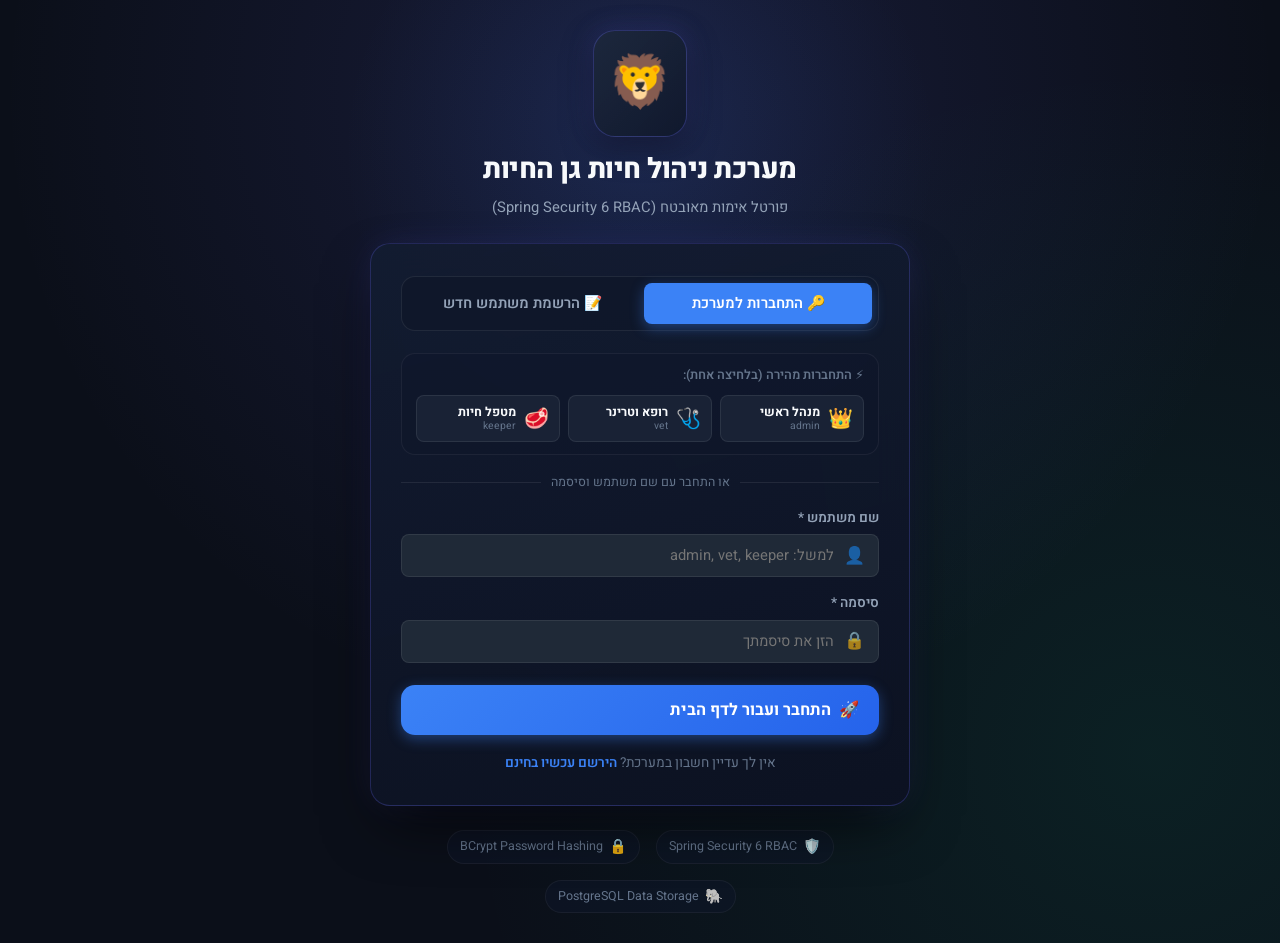
<file: src/main/resources/static/index.html>
<!DOCTYPE html>
<html lang="he" dir="rtl">
<head>
    <meta charset="UTF-8">
    <meta name="viewport" content="width=device-width, initial-scale=1.0">
    <title>מערכת ניהול חיות גן החיות | Zoo Management</title>
    <link rel="preconnect" href="https://fonts.googleapis.com">
    <link rel="preconnect" href="https://fonts.gstatic.com" crossorigin>
    <link href="https://fonts.googleapis.com/css2?family=Heebo:wght@300;400;500;600;700;800;900&display=swap" rel="stylesheet">
    <link rel="stylesheet" href="styles.css">
    <script>
        // Auth Guard: אם המשתמש אינו מחובר, ניתוב מיידי לדף ההתחברות וההרשמה הנפרד
        (function() {
            var saved = localStorage.getItem('zoo_auth');
            if (!saved) {
                window.location.replace('login.html');
            }
        })();
    </script>
</head>
<body>
    <div class="container">
        <!-- RBAC Role Selector Bar -->
        <section class="role-selector-bar" id="roleSelectorBar">
            <div class="role-selector-title">
                <span class="role-selector-icon">🛡️</span>
                <div>
                    <strong style="color:var(--text-primary); font-size:0.95rem;">בקרת הרשאות ותפקידים (Spring Security 6 RBAC)</strong>
                    <div style="font-size:0.8rem; color:var(--text-muted);">החלף תפקיד לבדיקת הרשאות בזמן אמת</div>
                </div>
            </div>
            <div class="role-buttons">
                <button type="button" class="btn-role" data-role="guest" id="role-guest" title="אורח - צפייה בנתונים בלבד">
                    <span class="role-icon">👤</span> אורח (Guest)
                </button>
                <button type="button" class="btn-role" data-role="keeper" id="role-keeper" title="מטפל - מורשה להאכיל ולהעביר כלובים">
                    <span class="role-icon">🥩</span> מטפל (Keeper)
                </button>
                <button type="button" class="btn-role" data-role="vet" id="role-vet" title="וטרינר - מורשה לבדיקות רפואיות ובידוד">
                    <span class="role-icon">🩺</span> וטרינר (Vet)
                </button>
                <button type="button" class="btn-role active" data-role="admin" id="role-admin" title="מנהל - הרשאות מלאות להוספה, עריכה ומחיקה">
                    <span class="role-icon">👑</span> מנהל (Admin)
                </button>
            </div>
            <div class="current-role-badge" id="currentRoleBadge">
                <span class="badge-status-dot"></span>
                <span id="currentRoleLabel">מחובר כ-מנהל (ROLE_ADMIN)</span>
            </div>
        </section>

        <!-- Header -->
        <header class="app-header">
            <div class="brand">
                <span class="brand-icon">🦁</span>
                <div class="brand-title">
                    <h1>מערכת ניהול חיות גן החיות</h1>
                    <p>מעקב בריאותי, תזונתי, זיהוי אלקטרוני ושימור מינים בסכנת הכחדה</p>
                </div>
            </div>
            <div class="header-actions">
                <div class="auth-header-controls" id="authUserControls">
                    <div class="user-greeting-badge" id="userGreetingBadge">
                        <span class="user-greeting-avatar" id="userGreetingAvatar">👑</span>
                        <div class="user-greeting-info">
                            <span class="user-greeting-name" id="userGreetingName">משתמש מחובר</span>
                            <span class="user-greeting-role" id="userGreetingRole">טוען...</span>
                        </div>
                    </div>
                    <button class="btn btn-rose btn-sm" id="btnLogout" title="התנתק מהמערכת">
                        <span>🚪</span> התנתק
                    </button>
                </div>
                <button type="button" class="btn-alert-bell" id="btnAlertsBell" title="מרכז התראות בזמן אמת">
                    <span>🔔</span> התראות
                    <span class="alert-bell-count" id="alertsBadgeCount" style="display:none;">0</span>
                </button>
                <button type="button" class="btn btn-secondary" id="btnExportCsv" title="ייצוא נתוני חיות לקובץ CSV">
                    <span>📊</span> ייצוא CSV
                </button>
                <button type="button" class="btn btn-secondary" id="btnPrintReport" title="הדפסה או ייצוא דוח PDF מעוצב">
                    <span>🖨️</span> דוח PDF
                </button>
                <button class="btn btn-secondary" id="btnRefresh">
                    <span>🔄</span> רענון
                </button>
                <button class="btn btn-primary" id="btnAddAnimal">
                    <span>➕</span> הוספת חיה חדשה
                </button>
            </div>
        </header>

        <!-- Main Navigation Bar -->
        <nav class="main-nav-bar" id="mainNavBar">
            <button type="button" class="nav-tab-btn active" data-view="animals" id="tabNavAnimals">
                <span>🐾</span> חיות הגן (מעקב וניהול)
            </button>
            <button type="button" class="nav-tab-btn" data-view="cages" id="tabNavCages">
                <span>🏡</span> מתחמים וכלובים
            </button>
            <button type="button" class="nav-tab-btn" data-view="tasks" id="tabNavTasks">
                <span>📋</span> משימות וסידור עבודה
                <span class="nav-sub-badge" id="navTasksBadge" style="display:none;">0</span>
            </button>
            <button type="button" class="nav-tab-btn" data-view="inventory" id="tabNavInventory">
                <span>📦</span> ניהול מלאי ומזון
                <span class="nav-sub-badge" id="navInventoryBadge" style="display:none;">0</span>
            </button>
            <button type="button" class="nav-tab-btn" data-view="analytics" id="tabNavAnalytics">
                <span>📊</span> דוחות ואנליטיקה
            </button>
        </nav>

        <!-- ================= VIEW 1: ANIMALS ================= -->
        <div id="viewAnimals" class="app-view active">
            <!-- Stats Section -->
            <section class="stats-grid">
                <div class="stat-card blue">
                    <div class="stat-header">
                        <span class="stat-title">סך הכל חיות בגן</span>
                        <span class="stat-icon">🐾</span>
                    </div>
                    <div class="stat-value" id="statTotalAnimals">-</div>
                    <div class="stat-desc">חברים מכל המינים והמשפחות</div>
                </div>

                <div class="stat-card rose">
                    <div class="stat-header">
                        <span class="stat-title">בסכנת הכחדה</span>
                        <span class="stat-icon">🚨</span>
                    </div>
                    <div class="stat-value" id="statEndangered">-</div>
                    <div class="stat-desc">מינים תחת תוכנית שימור קפדנית</div>
                </div>

                <div class="stat-card amber">
                    <div class="stat-header">
                        <span class="stat-title">זקוקות להאכלה</span>
                        <span class="stat-icon">🥩</span>
                    </div>
                    <div class="stat-value" id="statHungry">-</div>
                    <div class="stat-desc">לא הואכלו מעל 8 שעות</div>
                </div>

                <div class="stat-card purple">
                    <div class="stat-header">
                        <span class="stat-title">מעקב רפואי / בידוד</span>
                        <span class="stat-icon">🩺</span>
                    </div>
                    <div class="stat-value" id="statMedicalAttention">-</div>
                    <div class="stat-desc">בהשגחה, טיפול או בידוד מונע</div>
                </div>

                <div class="stat-card emerald">
                    <div class="stat-header">
                        <span class="stat-title">משקל ממוצע</span>
                        <span class="stat-icon">⚖️</span>
                    </div>
                    <div class="stat-value" id="statAvgWeight">-</div>
                    <div class="stat-desc">גיל ממוצע: <strong id="statAvgAge" style="color:var(--text-primary)">-</strong></div>
                </div>
            </section>

            <!-- Toolbar: Search & Filters -->
            <section class="toolbar">
                <div class="search-row">
                    <div class="search-input-wrap">
                        <span class="search-icon">🔍</span>
                        <input type="text" id="searchInput" class="search-input" placeholder="חיפוש חיה לפי שם, תת-מין, שבב אלקטרוני, ארץ מוצא...">
                    </div>

                    <select id="healthFilter" class="select-filter">
                        <option value="">כל המצבים הבריאותיים</option>
                    </select>

                    <select id="dietFilter" class="select-filter">
                        <option value="">כל סוגי התזונה</option>
                    </select>

                    <select id="cageFilter" class="select-filter">
                        <option value="">כל הכלובים</option>
                    </select>

                    <label class="filter-toggle-wrap">
                        <input type="checkbox" id="endangeredToggle">
                        <span>⚡ רק בסכנת הכחדה</span>
                    </label>
                </div>

                <!-- Species Pills -->
                <div class="species-tabs" id="speciesTabs">
                    <!-- Dynamically generated species buttons -->
                </div>
            </section>

            <!-- Animals Grid -->
            <main class="animals-grid" id="animalsGrid">
                <!-- Dynamically populated animal cards -->
            </main>
        </div>

        <!-- ================= VIEW 2: CAGES ================= -->
        <div id="viewCages" class="app-view" style="display:none;">
            <div class="view-header">
                <div class="view-header-title">
                    <h2>🏡 מתחמים וכלובי הגן</h2>
                    <p>מעקב תפוסה, בקרת אקלים (טמפרטורה ולחות), שיוך חיות ואזורי מחיה</p>
                </div>
                <button type="button" class="btn btn-primary" id="btnOpenAddCage">
                    <span>➕</span> הוספת מתחם / כלוב חדש
                </button>
            </div>
            <div class="cages-grid" id="cagesListGrid">
                <!-- Populated dynamically -->
            </div>
        </div>

        <!-- ================= VIEW 3: TASKS ================= -->
        <div id="viewTasks" class="app-view" style="display:none;">
            <div class="view-header">
                <div class="view-header-title">
                    <h2>📋 משימות יומיות וסידור עבודה</h2>
                    <p>הקצאה ומעקב ביצוע משימות האכלה, בדיקות רפואיות ותחזוקת מתחמים</p>
                </div>
                <button type="button" class="btn btn-emerald" id="btnOpenAddTask">
                    <span>➕</span> משימה חדשה לצוות
                </button>
            </div>

            <!-- Task Status Filters -->
            <div class="tasks-filter-bar">
                <button type="button" class="task-filter-btn active" data-task-filter="ALL" onclick="filterTasks('ALL')">הכל</button>
                <button type="button" class="task-filter-btn" data-task-filter="PENDING" onclick="filterTasks('PENDING')">ממתינות (Pending)</button>
                <button type="button" class="task-filter-btn" data-task-filter="IN_PROGRESS" onclick="filterTasks('IN_PROGRESS')">בביצוע (In Progress)</button>
                <button type="button" class="task-filter-btn" data-task-filter="COMPLETED" onclick="filterTasks('COMPLETED')">הושלמו (Completed)</button>
            </div>

            <div class="tasks-grid" id="tasksListGrid">
                <!-- Populated dynamically -->
            </div>
        </div>

        <!-- ================= VIEW 4: ANALYTICS ================= -->
        <div id="viewAnalytics" class="app-view" style="display:none;">
            <div class="view-header">
                <div class="view-header-title">
                    <h2>📊 דוחות, התפלגויות ואנליטיקה</h2>
                    <p>תובנות בזמן אמת על בריאות, תזונה, שימור מינים ותפוסת מתחמים בגן החיות</p>
                </div>
                <div style="display:flex; gap:10px;">
                    <button type="button" class="btn btn-secondary" onclick="window.print()">
                        <span>🖨️</span> הדפס דוח
                    </button>
                    <button type="button" class="btn btn-primary" onclick="loadAnalytics()">
                        <span>🔄</span> רענון נתונים
                    </button>
                </div>
            </div>

            <div class="analytics-grid" id="analyticsGrid">
                <!-- Populated dynamically -->
            </div>
        </div>

        <!-- ================= VIEW 5: INVENTORY ================= -->
        <div id="viewInventory" class="app-view" style="display:none;">
            <div class="view-header">
                <div class="view-header-title">
                    <h2>📦 ניהול מלאי מזון ואספקה</h2>
                    <p>מעקב כמויות בזמן אמת, התראות חוסר ומלאי נמוך, חידוש אספקה ועריכת פריטים</p>
                </div>
                <div style="display:flex; gap:12px; align-items:center;">
                    <button type="button" class="btn btn-secondary" onclick="loadInventory()">
                        <span>🔄</span> רענון מלאי
                    </button>
                    <button type="button" class="btn btn-primary" id="btnOpenAddInventory" style="display:none;">
                        <span>➕</span> הוספת פריט מלאי חדש
                    </button>
                </div>
            </div>

            <!-- Inventory Stats Grid -->
            <section class="stats-grid inventory-stats-grid">
                <div class="stat-card blue">
                    <div class="stat-header">
                        <span class="stat-title">סך הכל פריטי מלאי</span>
                        <span class="stat-icon">📦</span>
                    </div>
                    <div class="stat-value" id="statInventoryTotal">-</div>
                    <div class="stat-desc">פריטי מזון וציוד מנוהלים</div>
                </div>

                <div class="stat-card rose">
                    <div class="stat-header">
                        <span class="stat-title">התראות מלאי נמוך</span>
                        <span class="stat-icon">🚨</span>
                    </div>
                    <div class="stat-value" id="statInventoryLow">-</div>
                    <div class="stat-desc">מתחת לסף המינימום שהוגדר</div>
                </div>

                <div class="stat-card emerald">
                    <div class="stat-header">
                        <span class="stat-title">מלאי תקין</span>
                        <span class="stat-icon">✅</span>
                    </div>
                    <div class="stat-value" id="statInventoryOk">-</div>
                    <div class="stat-desc">כמות מספקת לצרכי הגן</div>
                </div>

                <div class="stat-card purple">
                    <div class="stat-header">
                        <span class="stat-title">סך כמות מזון מנוטרת</span>
                        <span class="stat-icon">⚖️</span>
                    </div>
                    <div class="stat-value" id="statInventoryTotalQty">-</div>
                    <div class="stat-desc">סך יחידות וק"ג במחסנים</div>
                </div>
            </section>

            <!-- Inventory Controls Bar (Search & Filter) -->
            <div class="inventory-controls-bar">
                <div class="inventory-search-box">
                    <span class="search-icon">🔍</span>
                    <input type="text" id="inventorySearchInput" class="form-input" placeholder="חיפוש מהיר של פריט מלאי לפי שם...">
                </div>
                <div class="inventory-filter-group">
                    <button type="button" class="inventory-filter-btn active" data-filter="ALL" onclick="filterInventory('ALL')">הכל</button>
                    <button type="button" class="inventory-filter-btn filter-low" data-filter="LOW" onclick="filterInventory('LOW')">🚨 מלאי נמוך בלבד</button>
                    <button type="button" class="inventory-filter-btn" data-filter="NORMAL" onclick="filterInventory('NORMAL')">✅ מלאי תקין</button>
                </div>
            </div>

            <!-- Inventory Items Grid -->
            <div class="inventory-grid" id="inventoryListGrid">
                <!-- Populated dynamically via renderInventory() -->
            </div>
        </div>

    <!-- Modal: Add / Edit Animal -->
    <div class="modal-overlay" id="animalModal">
        <div class="modal-content">
            <div class="modal-header">
                <h2 id="animalModalTitle">הוספת חיה חדשה</h2>
                <button class="modal-close" onclick="closeModal('animalModal')">&times;</button>
            </div>
            <form id="animalForm">
                <input type="hidden" id="modalAnimalId">
                <div class="form-grid">
                    <div class="form-group">
                        <label class="form-label">שם החיה *</label>
                        <input type="text" id="modalAnimalName" class="form-input" required placeholder="למשל: סימבה">
                    </div>

                    <div class="form-group">
                        <label class="form-label">משפחה / מין *</label>
                        <select id="modalAnimalSpecies" class="form-select" required>
                            <!-- Populated dynamically -->
                        </select>
                    </div>

                    <div class="form-group">
                        <label class="form-label">תת-מין</label>
                        <select id="modalAnimalSubSpecies" class="form-select">
                            <!-- Populated dynamically -->
                        </select>
                    </div>

                    <div class="form-group">
                        <label class="form-label">מין (זכר/נקבה)</label>
                        <select id="modalAnimalGender" class="form-select">
                            <!-- Populated dynamically -->
                        </select>
                    </div>

                    <div class="form-group">
                        <label class="form-label">גיל (בשנים)</label>
                        <input type="number" id="modalAnimalAge" class="form-input" min="0" max="150" placeholder="למשל: 5">
                    </div>

                    <div class="form-group">
                        <label class="form-label">משקל (ק"ג)</label>
                        <input type="number" id="modalAnimalWeight" class="form-input" step="0.1" min="0" placeholder="למשל: 180.5">
                    </div>

                    <div class="form-group">
                        <label class="form-label">סוג תזונה</label>
                        <select id="modalAnimalDiet" class="form-select">
                            <!-- Populated dynamically -->
                        </select>
                    </div>

                    <div class="form-group">
                        <label class="form-label">מזון מועדף</label>
                        <input type="text" id="modalAnimalFood" class="form-input" placeholder="למשל: בשר בקר טרי">
                    </div>

                    <div class="form-group">
                        <label class="form-label">ארץ מוצא / סביבה טבעית</label>
                        <input type="text" id="modalAnimalOrigin" class="form-input" placeholder="למשל: קניה">
                    </div>

                    <div class="form-group">
                        <label class="form-label">סטטוס שימור (סכנת הכחדה)</label>
                        <select id="modalAnimalConservation" class="form-select">
                            <!-- Populated dynamically -->
                        </select>
                    </div>

                    <div class="form-group">
                        <label class="form-label">מזהה שבב אלקטרוני (Microchip)</label>
                        <input type="text" id="modalAnimalChip" class="form-input" placeholder="CHIP-FEL-101">
                    </div>

                    <div class="form-group">
                        <label class="form-label">כלוב משויך</label>
                        <select id="modalAnimalCage" class="form-select">
                            <!-- Populated dynamically -->
                        </select>
                    </div>

                    <div class="form-group">
                        <label class="form-label">לוח זמני האכלה</label>
                        <input type="text" id="modalAnimalSchedule" class="form-input" placeholder="למשל: פעמיים ביום ב-09:00 וב-17:00">
                    </div>

                    <div class="form-group">
                        <label class="form-label">מצב בריאותי התחלתי</label>
                        <select id="modalAnimalHealth" class="form-select">
                            <!-- Populated dynamically -->
                        </select>
                    </div>

                    <div class="form-group full">
                        <label class="form-label">קישור לתמונה / נתיב (NaNoBanana 2.1 AI Image)</label>
                        <input type="text" id="modalAnimalImage" class="form-input" placeholder="למשל: images/simba.jpg או כתובת אינטרנט של תמונה">
                    </div>

                    <div class="form-group full">
                        <label class="form-label">הערות ותיאור אישי</label>
                        <textarea id="modalAnimalNotes" class="form-textarea" placeholder="מאפיינים ייחודיים, התנהגות..."></textarea>
                    </div>
                </div>

                <div style="display:flex; justify-content:flex-end; gap:12px;">
                    <button type="button" class="btn btn-secondary" onclick="closeModal('animalModal')">ביטול</button>
                    <button type="submit" class="btn btn-primary">שמור חיה</button>
                </div>
            </form>
        </div>
    </div>

    <!-- Modal: Feed Animal -->
    <div class="modal-overlay" id="feedModal">
        <div class="modal-content" style="max-width: 480px;">
            <div class="modal-header">
                <h2 id="feedModalTitle">🥩 האכלת חיה</h2>
                <button class="modal-close" onclick="closeModal('feedModal')">&times;</button>
            </div>
            <form id="feedForm">
                <input type="hidden" id="feedAnimalId">
                <div class="form-group" style="margin-bottom:14px;">
                    <label class="form-label">סוג המזון *</label>
                    <input type="text" id="feedFoodItem" class="form-input" required placeholder="למשל: נתחי עוף טריים">
                </div>
                <div class="form-group" style="margin-bottom:14px;">
                    <label class="form-label">כמות (בק"ג) *</label>
                    <input type="number" id="feedAmountKg" class="form-input" step="0.1" min="0.01" required value="2.5">
                </div>
                <div class="form-group" style="margin-bottom:14px;">
                    <label class="form-label">שם המטפל המאכיל</label>
                    <input type="text" id="feedCaretaker" class="form-input" value="מטפל תורן">
                </div>
                <div class="form-group" style="margin-bottom:20px;">
                    <label class="form-label">הערות האכלה</label>
                    <textarea id="feedNotes" class="form-textarea" placeholder="תיאבון טוב, תגובה חיובית..."></textarea>
                </div>
                <div style="display:flex; justify-content:flex-end; gap:12px;">
                    <button type="button" class="btn btn-secondary" onclick="closeModal('feedModal')">ביטול</button>
                    <button type="submit" class="btn btn-emerald">בצע האכלה עכשיו</button>
                </div>
            </form>
        </div>
    </div>

    <!-- Modal: Medical Checkup -->
    <div class="modal-overlay" id="medicalModal">
        <div class="modal-content" style="max-width: 520px;">
            <div class="modal-header">
                <h2 id="medicalModalTitle">🩺 בדיקה רפואית</h2>
                <button class="modal-close" onclick="closeModal('medicalModal')">&times;</button>
            </div>
            <form id="medicalForm">
                <input type="hidden" id="medAnimalId">
                <div class="form-group" style="margin-bottom:14px;">
                    <label class="form-label">עדכון מצב בריאותי *</label>
                    <select id="medHealthStatus" class="form-select" required>
                        <!-- Populated dynamically -->
                    </select>
                </div>
                <div class="form-group" style="margin-bottom:14px;">
                    <label class="form-label">אבחנה רפואית *</label>
                    <input type="text" id="medDiagnosis" class="form-input" required placeholder="בדיקה תקופתית, צליעה ברגל, הצטננות...">
                </div>
                <div class="form-group" style="margin-bottom:14px;">
                    <label class="form-label">טיפול שניתן / תרופות</label>
                    <input type="text" id="medTreatment" class="form-input" placeholder="חיסון שנתי, אנטיביוטיקה, מנוחה...">
                </div>
                <div class="form-group" style="margin-bottom:14px;">
                    <label class="form-label">שם הווטרינר המטפל</label>
                    <input type="text" id="medDoctor" class="form-input" value='ד"ר שרה מילר'>
                </div>
                <div class="form-group" style="margin-bottom:20px;">
                    <label class="form-label">הערות ומעקב</label>
                    <textarea id="medNotes" class="form-textarea" placeholder="הנחיות להמשך טיפול..."></textarea>
                </div>
                <div style="display:flex; justify-content:flex-end; gap:12px;">
                    <button type="button" class="btn btn-secondary" onclick="closeModal('medicalModal')">ביטול</button>
                    <button type="submit" class="btn btn-amber">שמור בדיקה רפואית</button>
                </div>
            </form>
        </div>
    </div>

    <!-- Modal: History Timeline -->
    <div class="modal-overlay" id="historyModal">
        <div class="modal-content">
            <div class="modal-header">
                <h2 id="historyModalTitle">📋 היסטוריה</h2>
                <button class="modal-close" onclick="closeModal('historyModal')">&times;</button>
            </div>
            <div class="timeline" id="historyTimeline">
                <!-- Dynamically populated timeline items -->
            </div>
            <div style="display:flex; justify-content:flex-end; margin-top:20px;">
                <button type="button" class="btn btn-secondary" onclick="closeModal('historyModal')">סגור</button>
            </div>
        </div>
    </div>

    <!-- Slide-out Drawer: Smart Alerts & Reminders -->
    <div class="alerts-drawer-overlay" id="alertsDrawerOverlay">
        <div class="alerts-drawer" id="alertsDrawer">
            <div class="alerts-drawer-header">
                <div style="display:flex; align-items:center; gap:10px;">
                    <span style="font-size:1.6rem;">🔔</span>
                    <div>
                        <h3 style="font-size:1.15rem; font-weight:800; color:var(--text-primary); margin:0;">מרכז התראות חכמות</h3>
                        <p style="font-size:0.78rem; color:var(--text-muted); margin:2px 0 0 0;" id="alertsSubtitle">מעקב דחיפויות ותזכורות בזמן אמת</p>
                    </div>
                </div>
                <button class="modal-close" id="btnCloseAlerts">&times;</button>
            </div>
            <div class="alerts-drawer-body" id="alertsDrawerList">
                <!-- Populated dynamically -->
            </div>
        </div>
    </div>

    <!-- Modal: Add New Task -->
    <div class="modal-overlay" id="taskModal">
        <div class="modal-content" style="max-width: 500px;">
            <div class="modal-header">
                <h2 id="taskModalTitle">📋 משימה חדשה לצוות</h2>
                <button class="modal-close" onclick="closeModal('taskModal')">&times;</button>
            </div>
            <form id="taskForm">
                <div class="form-group" style="margin-bottom:14px;">
                    <label class="form-label">כותרת המשימה *</label>
                    <input type="text" id="taskTitle" class="form-input" required placeholder="למשל: האכלת צהריים לטורפים">
                </div>
                <div class="form-group" style="margin-bottom:14px;">
                    <label class="form-label">תיאור והנחיות לביצוע</label>
                    <textarea id="taskDesc" class="form-textarea" placeholder="פירוט מנה, דגשים מיוחדים, תרופות..."></textarea>
                </div>
                <div class="form-grid" style="margin-bottom:14px;">
                    <div class="form-group">
                        <label class="form-label">מיועד לתפקיד *</label>
                        <select id="taskRole" class="form-select" required>
                            <option value="KEEPER">מטפל חיות (Keeper)</option>
                            <option value="VET">רופא וטרינר (Vet)</option>
                            <option value="ADMIN">מנהל מערכת (Admin)</option>
                        </select>
                    </div>
                    <div class="form-group">
                        <label class="form-label">שם איש הצוות</label>
                        <input type="text" id="taskAssignee" class="form-input" placeholder="למשל: מאיה לוי">
                    </div>
                </div>
                <div class="form-grid" style="margin-bottom:14px;">
                    <div class="form-group">
                        <label class="form-label">חיה מקושרת (אופציונלי)</label>
                        <input type="text" id="taskAnimalName" class="form-input" placeholder="למשל: Simba">
                    </div>
                    <div class="form-group">
                        <label class="form-label">רמת דחיפות *</label>
                        <select id="taskPriority" class="form-select" required>
                            <option value="LOW">נמוכה (Low)</option>
                            <option value="MEDIUM" selected>בינונית (Medium)</option>
                            <option value="HIGH">גבוהה (High)</option>
                            <option value="URGENT">דחופה ביותר (Urgent ⚡)</option>
                        </select>
                    </div>
                </div>
                <div class="form-group" style="margin-bottom:20px;">
                    <label class="form-label">יעד לסיום / שעת ביצוע</label>
                    <input type="text" id="taskDueDate" class="form-input" placeholder="למשל: היום עד 14:00, סוף המשמרת">
                </div>
                <div style="display:flex; justify-content:flex-end; gap:12px;">
                    <button type="button" class="btn btn-secondary" onclick="closeModal('taskModal')">ביטול</button>
                    <button type="submit" class="btn btn-emerald">צור משימה</button>
                </div>
            </form>
        </div>
    </div>

    <!-- Modal: Add New Cage -->
    <div class="modal-overlay" id="cageModal">
        <div class="modal-content" style="max-width: 520px;">
            <div class="modal-header">
                <h2 id="cageModalTitle">🏡 הוספת מתחם / כלוב חדש</h2>
                <button class="modal-close" onclick="closeModal('cageModal')">&times;</button>
            </div>
            <form id="cageForm">
                <div class="form-group" style="margin-bottom:14px;">
                    <label class="form-label">שם המתחם / הכלוב *</label>
                    <input type="text" id="cageNameInput" class="form-input" required placeholder="למשל: מתחם סוואנה פתוח D-1">
                </div>
                <div class="form-grid" style="margin-bottom:14px;">
                    <div class="form-group">
                        <label class="form-label">סוג חיה מיועד (משפחה) *</label>
                        <select id="cageSpeciesInput" class="form-select" required>
                            <!-- Populated dynamically -->
                        </select>
                    </div>
                    <div class="form-group">
                        <label class="form-label">קיבולת מקסימלית (חיות) *</label>
                        <input type="number" id="cageCapacityInput" class="form-input" min="1" max="50" required value="6">
                    </div>
                </div>
                <div class="form-grid" style="margin-bottom:14px;">
                    <div class="form-group">
                        <label class="form-label">טמפרטורת יעד (°C)</label>
                        <input type="number" id="cageTempInput" class="form-input" step="0.5" value="24.0">
                    </div>
                    <div class="form-group">
                        <label class="form-label">לחות יעד (%)</label>
                        <input type="number" id="cageHumidityInput" class="form-input" min="10" max="100" value="55">
                    </div>
                </div>
                <div class="form-group" style="margin-bottom:20px;">
                    <label class="form-label">אזור מיקום בגן</label>
                    <input type="text" id="cageZoneInput" class="form-input" placeholder="למשל: שדרה אפריקאית מזרחית">
                </div>
                <div style="display:flex; justify-content:flex-end; gap:12px;">
                    <button type="button" class="btn btn-secondary" onclick="closeModal('cageModal')">ביטול</button>
                    <button type="submit" class="btn btn-primary">שמור מתחם</button>
                </div>
            </form>
        </div>
    </div>

    <!-- Modal: Add / Edit Inventory Item -->
    <div class="modal-overlay" id="inventoryModal">
        <div class="modal-content" style="max-width: 500px;">
            <div class="modal-header">
                <h2 id="inventoryModalTitle">➕ הוספת פריט מלאי חדש</h2>
                <button class="modal-close" onclick="closeModal('inventoryModal')">&times;</button>
            </div>
            <form id="inventoryForm">
                <input type="hidden" id="inventoryItemId">
                <div class="form-group" style="margin-bottom:14px;">
                    <label class="form-label">שם פריט המלאי * (ייחודי)</label>
                    <input type="text" id="inventoryNameInput" class="form-input" required placeholder="למשל: בשר בקר טרי, חציר אספסת, דגים קפואים">
                </div>
                <div class="form-grid" style="margin-bottom:14px;">
                    <div class="form-group">
                        <label class="form-label">כמות ראשונית במלאי *</label>
                        <input type="number" id="inventoryQuantityInput" class="form-input" step="0.1" min="0" required placeholder="למשל: 100">
                    </div>
                    <div class="form-group">
                        <label class="form-label">סף מינימום להתראה *</label>
                        <input type="number" id="inventoryMinThresholdInput" class="form-input" step="0.1" min="0" required placeholder="למשל: 30">
                    </div>
                </div>
                <div class="form-group" style="margin-bottom:20px;">
                    <label class="form-label">יחידת מידה *</label>
                    <select id="inventoryUnitInput" class="form-select" required>
                        <option value='ק"ג' selected>ק"ג (קילוגרמים)</option>
                        <option value="שקים">שקים</option>
                        <option value="ארגזים">ארגזים</option>
                        <option value="יחידות">יחידות</option>
                        <option value="ליטר">ליטר</option>
                    </select>
                </div>
                <div style="display:flex; justify-content:flex-end; gap:12px;">
                    <button type="button" class="btn btn-secondary" onclick="closeModal('inventoryModal')">ביטול</button>
                    <button type="submit" class="btn btn-primary" id="inventorySubmitBtn">שמור פריט מלאי</button>
                </div>
            </form>
        </div>
    </div>

    <!-- Modal: Quick Restock -->
    <div class="modal-overlay" id="restockModal">
        <div class="modal-content" style="max-width: 480px;">
            <div class="modal-header">
                <h2 id="restockModalTitle">📦 חידוש מלאי אספקה</h2>
                <button class="modal-close" onclick="closeModal('restockModal')">&times;</button>
            </div>
            <form id="restockForm">
                <input type="hidden" id="restockItemId">
                <div class="restock-item-preview" id="restockItemPreview">
                    <!-- Loaded dynamically -->
                </div>
                <div class="quick-amount-buttons" style="display:flex; gap:8px; margin-bottom:16px;">
                    <button type="button" class="btn-quick-amount" onclick="setRestockAmount(10)">+10</button>
                    <button type="button" class="btn-quick-amount" onclick="setRestockAmount(25)">+25</button>
                    <button type="button" class="btn-quick-amount" onclick="setRestockAmount(50)">+50</button>
                    <button type="button" class="btn-quick-amount" onclick="setRestockAmount(100)">+100</button>
                </div>
                <div class="form-group" style="margin-bottom:20px;">
                    <label class="form-label">כמות לחידוש והוספה *</label>
                    <input type="number" id="restockAmountInput" class="form-input" step="0.1" min="0.1" required value="20" placeholder="הכנס כמות...">
                </div>
                <div style="display:flex; justify-content:flex-end; gap:12px;">
                    <button type="button" class="btn btn-secondary" onclick="closeModal('restockModal')">ביטול</button>
                    <button type="submit" class="btn btn-emerald" id="restockSubmitBtn">הוסף למלאי עכשיו</button>
                </div>
            </form>
        </div>
    </div>

    <!-- Toast Notifications -->
    <div class="toast-container" id="toastContainer"></div>

    <script src="app.js"></script>
</body>
</html>
</file>
<file: src/main/resources/static/styles.css>
:root {
    --bg-primary: #0a0f1d;
    --bg-secondary: #111827;
    --bg-card: rgba(17, 24, 39, 0.75);
    --bg-card-hover: rgba(31, 41, 55, 0.85);
    --border-color: rgba(255, 255, 255, 0.08);
    --border-glow: rgba(59, 130, 246, 0.3);
    --primary: #3b82f6;
    --primary-hover: #2563eb;
    --primary-glow: rgba(59, 130, 246, 0.4);
    --accent-emerald: #10b981;
    --accent-amber: #f59e0b;
    --accent-rose: #f43f5e;
    --accent-purple: #8b5cf6;
    --accent-cyan: #06b6d4;
    --text-primary: #f8fafc;
    --text-secondary: #94a3b8;
    --text-muted: #64748b;
    --glass-blur: blur(16px);
    --radius-sm: 8px;
    --radius-md: 14px;
    --radius-lg: 20px;
    --shadow-card: 0 10px 30px -10px rgba(0, 0, 0, 0.5);
    --transition: all 0.25s cubic-bezier(0.4, 0, 0.2, 1);
}

* {
    box-sizing: border-box;
    margin: 0;
    padding: 0;
    font-family: 'Heebo', system-ui, -apple-system, sans-serif;
}

body {
    background: radial-gradient(circle at 10% 20%, #172554 0%, #0a0f1d 70%),
                radial-gradient(circle at 90% 80%, #1e1b4b 0%, transparent 60%);
    background-color: var(--bg-primary);
    color: var(--text-primary);
    min-height: 100vh;
    direction: rtl;
    text-align: right;
    line-height: 1.5;
    overflow-x: hidden;
}

/* Scrollbar */
::-webkit-scrollbar {
    width: 8px;
}
::-webkit-scrollbar-track {
    background: var(--bg-primary);
}
::-webkit-scrollbar-thumb {
    background: #334155;
    border-radius: 4px;
}
::-webkit-scrollbar-thumb:hover {
    background: #475569;
}

/* Container */
.container {
    max-width: 1440px;
    margin: 0 auto;
    padding: 24px;
}

/* Header */
.app-header {
    display: flex;
    justify-content: space-between;
    align-items: center;
    padding: 20px 28px;
    background: var(--bg-card);
    backdrop-filter: var(--glass-blur);
    border: 1px solid var(--border-color);
    border-radius: var(--radius-lg);
    box-shadow: var(--shadow-card);
    margin-bottom: 28px;
}

.brand {
    display: flex;
    align-items: center;
    gap: 16px;
}

.brand-icon {
    font-size: 2.4rem;
    background: linear-gradient(135deg, #3b82f6, #10b981);
    -webkit-background-clip: text;
    -webkit-text-fill-color: transparent;
    filter: drop-shadow(0 2px 8px rgba(59, 130, 246, 0.4));
}

.brand-title h1 {
    font-size: 1.65rem;
    font-weight: 800;
    background: linear-gradient(to left, #ffffff, #94a3b8);
    -webkit-background-clip: text;
    -webkit-text-fill-color: transparent;
}

.brand-title p {
    font-size: 0.88rem;
    color: var(--text-secondary);
}

.header-actions {
    display: flex;
    align-items: center;
    gap: 12px;
}

/* Buttons */
.btn {
    display: inline-flex;
    align-items: center;
    gap: 8px;
    padding: 10px 20px;
    border-radius: var(--radius-md);
    font-weight: 600;
    font-size: 0.92rem;
    cursor: pointer;
    border: none;
    transition: var(--transition);
    outline: none;
}

.btn-primary {
    background: linear-gradient(135deg, var(--primary), #2563eb);
    color: white;
    box-shadow: 0 4px 14px var(--primary-glow);
}
.btn-primary:hover {
    transform: translateY(-2px);
    box-shadow: 0 6px 20px var(--primary-glow);
}

.btn-secondary {
    background: rgba(255, 255, 255, 0.05);
    color: var(--text-primary);
    border: 1px solid var(--border-color);
}
.btn-secondary:hover {
    background: rgba(255, 255, 255, 0.1);
    transform: translateY(-2px);
}

.btn-emerald {
    background: linear-gradient(135deg, #059669, #10b981);
    color: white;
}
.btn-emerald:hover {
    filter: brightness(1.1);
    transform: translateY(-2px);
}

.btn-amber {
    background: linear-gradient(135deg, #d97706, #f59e0b);
    color: white;
}
.btn-amber:hover {
    filter: brightness(1.1);
    transform: translateY(-2px);
}

.btn-rose {
    background: linear-gradient(135deg, #e11d48, #f43f5e);
    color: white;
}
.btn-rose:hover {
    filter: brightness(1.1);
    transform: translateY(-2px);
}

.btn-sm {
    padding: 6px 12px;
    font-size: 0.82rem;
    border-radius: var(--radius-sm);
}

/* Stats Section */
.stats-grid {
    display: grid;
    grid-template-columns: repeat(auto-fit, minmax(210px, 1fr));
    gap: 18px;
    margin-bottom: 28px;
}

.stat-card {
    background: var(--bg-card);
    backdrop-filter: var(--glass-blur);
    border: 1px solid var(--border-color);
    border-radius: var(--radius-md);
    padding: 20px;
    position: relative;
    overflow: hidden;
    transition: var(--transition);
}
.stat-card:hover {
    transform: translateY(-4px);
    border-color: rgba(255, 255, 255, 0.2);
}

.stat-card::after {
    content: '';
    position: absolute;
    top: 0;
    right: 0;
    width: 4px;
    height: 100%;
}
.stat-card.blue::after { background: var(--primary); }
.stat-card.emerald::after { background: var(--accent-emerald); }
.stat-card.amber::after { background: var(--accent-amber); }
.stat-card.rose::after { background: var(--accent-rose); }
.stat-card.purple::after { background: var(--accent-purple); }

.stat-header {
    display: flex;
    justify-content: space-between;
    align-items: center;
    margin-bottom: 12px;
}
.stat-title {
    font-size: 0.85rem;
    color: var(--text-secondary);
    font-weight: 500;
}
.stat-icon {
    font-size: 1.4rem;
}
.stat-value {
    font-size: 2rem;
    font-weight: 800;
    color: var(--text-primary);
}
.stat-desc {
    font-size: 0.78rem;
    color: var(--text-muted);
    margin-top: 4px;
}

/* Filters & Search Toolbar */
.toolbar {
    background: var(--bg-card);
    backdrop-filter: var(--glass-blur);
    border: 1px solid var(--border-color);
    border-radius: var(--radius-md);
    padding: 20px;
    margin-bottom: 28px;
    display: flex;
    flex-direction: column;
    gap: 16px;
}

.search-row {
    display: flex;
    gap: 14px;
    flex-wrap: wrap;
}

.search-input-wrap {
    flex: 1;
    min-width: 280px;
    position: relative;
}
.search-icon {
    position: absolute;
    right: 14px;
    top: 50%;
    transform: translateY(-50%);
    color: var(--text-muted);
    font-size: 1.1rem;
}
.search-input {
    width: 100%;
    padding: 12px 42px 12px 16px;
    background: rgba(15, 23, 42, 0.6);
    border: 1px solid var(--border-color);
    border-radius: var(--radius-sm);
    color: var(--text-primary);
    font-size: 0.95rem;
    outline: none;
    transition: var(--transition);
}
.search-input:focus {
    border-color: var(--primary);
    box-shadow: 0 0 0 3px var(--primary-glow);
}

.select-filter {
    padding: 10px 16px;
    background: rgba(15, 23, 42, 0.6);
    border: 1px solid var(--border-color);
    border-radius: var(--radius-sm);
    color: var(--text-primary);
    font-size: 0.9rem;
    outline: none;
    cursor: pointer;
    min-width: 140px;
}
.select-filter:focus {
    border-color: var(--primary);
}

/* Species Tabs / Badges */
.species-tabs {
    display: flex;
    gap: 8px;
    flex-wrap: wrap;
    align-items: center;
}
.tab-btn {
    padding: 7px 15px;
    background: rgba(255, 255, 255, 0.04);
    border: 1px solid var(--border-color);
    border-radius: 20px;
    color: var(--text-secondary);
    font-size: 0.85rem;
    cursor: pointer;
    transition: var(--transition);
}
.tab-btn:hover {
    background: rgba(255, 255, 255, 0.1);
    color: var(--text-primary);
}
.tab-btn.active {
    background: var(--primary);
    color: white;
    border-color: var(--primary);
    box-shadow: 0 2px 10px var(--primary-glow);
}

.filter-toggle-wrap {
    display: flex;
    align-items: center;
    gap: 12px;
    font-size: 0.88rem;
    color: var(--text-secondary);
    cursor: pointer;
}

/* Animals Grid */
.animals-grid {
    display: grid;
    grid-template-columns: repeat(auto-fill, minmax(360px, 1fr));
    gap: 22px;
    margin-bottom: 40px;
}

/* Animal Card */
.animal-card {
    background: var(--bg-card);
    backdrop-filter: var(--glass-blur);
    border: 1px solid var(--border-color);
    border-radius: var(--radius-lg);
    padding: 0;
    display: flex;
    flex-direction: column;
    justify-content: space-between;
    transition: var(--transition);
    position: relative;
    overflow: hidden;
}
.animal-card:hover {
    transform: translateY(-6px);
    border-color: rgba(255, 255, 255, 0.22);
    box-shadow: 0 20px 40px -10px rgba(0, 0, 0, 0.75), 0 0 20px rgba(59, 130, 246, 0.15);
}

.animal-card-cover {
    position: relative;
    width: 100%;
    height: 195px;
    overflow: hidden;
    background: #0f172a;
}

.animal-cover-img {
    width: 100%;
    height: 100%;
    object-fit: cover;
    display: block;
    transition: transform 0.45s cubic-bezier(0.4, 0, 0.2, 1);
}

.animal-card:hover .animal-cover-img {
    transform: scale(1.07);
}

.animal-cover-overlay {
    position: absolute;
    inset: 0;
    background: linear-gradient(180deg, rgba(0, 0, 0, 0.05) 0%, rgba(10, 15, 29, 0.7) 75%, rgba(10, 15, 29, 0.95) 100%);
    pointer-events: none;
}

.cover-badge {
    position: absolute;
    top: 12px;
    right: 12px;
    backdrop-filter: blur(10px);
    z-index: 2;
    box-shadow: 0 4px 12px rgba(0, 0, 0, 0.4);
}

.cover-ai-tag {
    position: absolute;
    bottom: 12px;
    left: 12px;
    font-size: 0.72rem;
    font-weight: 700;
    background: rgba(139, 92, 246, 0.3);
    border: 1px solid rgba(167, 139, 250, 0.6);
    color: #ddd6fe;
    padding: 3px 9px;
    border-radius: 6px;
    backdrop-filter: blur(10px);
    z-index: 2;
    display: flex;
    align-items: center;
    gap: 4px;
    box-shadow: 0 2px 8px rgba(0, 0, 0, 0.3);
}

.empty-cover {
    display: flex;
    align-items: center;
    justify-content: center;
    height: 120px;
    background: linear-gradient(135deg, rgba(30, 41, 59, 0.9), rgba(15, 23, 42, 0.95));
}

.empty-cover-emoji {
    font-size: 3.5rem;
    filter: drop-shadow(0 4px 12px rgba(0, 0, 0, 0.4));
}

.animal-card-content {
    padding: 20px 22px 22px 22px;
    display: flex;
    flex-direction: column;
    flex: 1;
    justify-content: space-between;
}

.animal-header {
    display: flex;
    justify-content: space-between;
    align-items: flex-start;
    margin-bottom: 14px;
}

.animal-title-wrap {
    display: flex;
    align-items: center;
    gap: 14px;
}

.animal-avatar {
    width: 52px;
    height: 52px;
    border-radius: 14px;
    display: flex;
    align-items: center;
    justify-content: center;
    font-size: 1.8rem;
    background: rgba(255, 255, 255, 0.06);
    border: 1px solid var(--border-color);
}

.animal-name {
    font-size: 1.3rem;
    font-weight: 700;
    color: var(--text-primary);
}
.animal-species-text {
    font-size: 0.84rem;
    color: var(--text-secondary);
}

.health-dot {
    display: inline-block;
    width: 8px;
    height: 8px;
    border-radius: 50%;
    margin-left: 6px;
}
.health-dot.HEALTHY { background: var(--accent-emerald); box-shadow: 0 0 8px var(--accent-emerald); }
.health-dot.UNDER_OBSERVATION { background: var(--accent-amber); box-shadow: 0 0 8px var(--accent-amber); }
.health-dot.QUARANTINED { background: var(--accent-rose); box-shadow: 0 0 8px var(--accent-rose); }
.health-dot.SICK { background: var(--accent-rose); box-shadow: 0 0 8px var(--accent-rose); }
.health-dot.INJURED { background: var(--accent-amber); box-shadow: 0 0 8px var(--accent-amber); }

/* Badges */
.badge-row {
    display: flex;
    gap: 6px;
    flex-wrap: wrap;
    margin-bottom: 14px;
}

.badge {
    padding: 4px 10px;
    border-radius: 6px;
    font-size: 0.75rem;
    font-weight: 600;
    display: inline-flex;
    align-items: center;
    gap: 4px;
}
.badge-endangered {
    background: rgba(244, 63, 94, 0.15);
    color: #fb7185;
    border: 1px solid rgba(244, 63, 94, 0.3);
}
.badge-least-concern {
    background: rgba(16, 185, 129, 0.15);
    color: #34d399;
    border: 1px solid rgba(16, 185, 129, 0.3);
}
.badge-diet {
    background: rgba(59, 130, 246, 0.15);
    color: #60a5fa;
    border: 1px solid rgba(59, 130, 246, 0.3);
}
.badge-gender {
    background: rgba(139, 92, 246, 0.15);
    color: #a78bfa;
    border: 1px solid rgba(139, 92, 246, 0.3);
}
.badge-cage {
    background: rgba(255, 255, 255, 0.08);
    color: #cbd5e1;
    border: 1px solid var(--border-color);
}

/* Details list */
.animal-specs {
    display: grid;
    grid-template-columns: 1fr 1fr;
    gap: 10px;
    background: rgba(15, 23, 42, 0.5);
    border-radius: var(--radius-sm);
    padding: 12px;
    margin-bottom: 14px;
    font-size: 0.82rem;
}
.spec-item {
    display: flex;
    flex-direction: column;
}
.spec-label {
    color: var(--text-muted);
    font-size: 0.75rem;
}
.spec-val {
    color: var(--text-primary);
    font-weight: 600;
}

/* Feeding info bar */
.feeding-bar {
    background: rgba(255, 255, 255, 0.03);
    border-radius: var(--radius-sm);
    padding: 10px 12px;
    margin-bottom: 16px;
    font-size: 0.82rem;
    display: flex;
    justify-content: space-between;
    align-items: center;
    border: 1px solid var(--border-color);
}
.feeding-bar.hungry {
    border-color: rgba(245, 158, 11, 0.4);
    background: rgba(245, 158, 11, 0.08);
}
.hungry-badge {
    color: #fbbf24;
    font-weight: 700;
    display: inline-flex;
    align-items: center;
    gap: 4px;
}

/* Animal Action Buttons */
.card-actions {
    display: flex;
    gap: 8px;
    flex-wrap: wrap;
    border-top: 1px solid var(--border-color);
    padding-top: 14px;
}

/* Modal */
.modal-overlay {
    position: fixed;
    top: 0;
    left: 0;
    right: 0;
    bottom: 0;
    background: rgba(0, 0, 0, 0.75);
    backdrop-filter: blur(8px);
    display: none;
    align-items: center;
    justify-content: center;
    z-index: 1000;
    padding: 20px;
}
.modal-overlay.open {
    display: flex;
}

.modal-content {
    background: #111827;
    border: 1px solid rgba(255, 255, 255, 0.15);
    border-radius: var(--radius-lg);
    width: 100%;
    max-width: 650px;
    max-height: 90vh;
    overflow-y: auto;
    padding: 28px;
    position: relative;
    box-shadow: 0 25px 50px -12px rgba(0, 0, 0, 0.8);
    animation: modalIn 0.25s ease-out;
}

@keyframes modalIn {
    from {
        opacity: 0;
        transform: scale(0.95);
    }
    to {
        opacity: 1;
        transform: scale(1);
    }
}

.modal-header {
    display: flex;
    justify-content: space-between;
    align-items: center;
    margin-bottom: 22px;
}
.modal-header h2 {
    font-size: 1.4rem;
    font-weight: 700;
}
.modal-close {
    background: transparent;
    border: none;
    color: var(--text-muted);
    font-size: 1.6rem;
    cursor: pointer;
    line-height: 1;
}
.modal-close:hover {
    color: white;
}

/* Form */
.form-grid {
    display: grid;
    grid-template-columns: 1fr 1fr;
    gap: 16px;
    margin-bottom: 22px;
}
.form-group {
    display: flex;
    flex-direction: column;
    gap: 6px;
}
.form-group.full {
    grid-column: 1 / -1;
}
.form-label {
    font-size: 0.85rem;
    color: var(--text-secondary);
    font-weight: 600;
}
.form-input, .form-select, .form-textarea {
    padding: 10px 14px;
    background: #1f2937;
    border: 1px solid var(--border-color);
    border-radius: var(--radius-sm);
    color: var(--text-primary);
    font-size: 0.92rem;
    outline: none;
    transition: var(--transition);
}
.form-input:focus, .form-select:focus, .form-textarea:focus {
    border-color: var(--primary);
    box-shadow: 0 0 0 3px var(--primary-glow);
}
.form-textarea {
    resize: vertical;
    min-height: 80px;
}

/* Timeline in History Modal */
.timeline {
    position: relative;
    padding-right: 24px;
    border-right: 2px solid #334155;
    margin-top: 14px;
}
.timeline-item {
    position: relative;
    margin-bottom: 20px;
}
.timeline-dot {
    position: absolute;
    right: -31px;
    top: 4px;
    width: 14px;
    height: 14px;
    border-radius: 50%;
    background: var(--primary);
    border: 2px solid #111827;
}
.timeline-date {
    font-size: 0.76rem;
    color: var(--text-muted);
}
.timeline-title {
    font-size: 0.95rem;
    font-weight: 700;
    color: var(--text-primary);
}
.timeline-body {
    font-size: 0.85rem;
    color: var(--text-secondary);
    margin-top: 4px;
}

/* Toasts */
.toast-container {
    position: fixed;
    bottom: 24px;
    left: 24px;
    z-index: 2000;
    display: flex;
    flex-direction: column;
    gap: 10px;
}
.toast {
    padding: 14px 20px;
    border-radius: var(--radius-md);
    background: #1f2937;
    color: white;
    box-shadow: 0 10px 25px rgba(0, 0, 0, 0.6);
    border: 1px solid var(--border-color);
    display: flex;
    align-items: center;
    gap: 12px;
    font-size: 0.92rem;
    animation: toastIn 0.3s ease-out;
}
.toast.success { border-color: var(--accent-emerald); }
.toast.error { border-color: var(--accent-rose); }

@keyframes toastIn {
    from {
        opacity: 0;
        transform: translateY(20px);
    }
    to {
        opacity: 1;
        transform: translateY(0);
    }
}

/* Empty State */
.empty-state {
    grid-column: 1 / -1;
    text-align: center;
    padding: 60px 20px;
    color: var(--text-muted);
}
.empty-icon {
    font-size: 3.5rem;
    margin-bottom: 12px;
}

/* ==========================================================
   RBAC Role Selector Bar
   ========================================================== */
.role-selector-bar {
    display: flex;
    justify-content: space-between;
    align-items: center;
    flex-wrap: wrap;
    gap: 16px;
    padding: 14px 22px;
    background: linear-gradient(135deg, rgba(30, 41, 59, 0.7), rgba(15, 23, 42, 0.85));
    border: 1px solid rgba(148, 163, 184, 0.15);
    border-radius: var(--radius-lg);
    box-shadow: 0 8px 24px -6px rgba(0, 0, 0, 0.5);
    backdrop-filter: var(--glass-blur);
    margin-bottom: 22px;
}

.role-selector-title {
    display: flex;
    align-items: center;
    gap: 12px;
}

.role-selector-icon {
    font-size: 1.8rem;
    background: rgba(59, 130, 246, 0.15);
    padding: 8px;
    border-radius: var(--radius-md);
    border: 1px solid rgba(59, 130, 246, 0.3);
}

.role-buttons {
    display: flex;
    align-items: center;
    gap: 8px;
    background: rgba(15, 23, 42, 0.6);
    padding: 6px;
    border-radius: var(--radius-md);
    border: 1px solid var(--border-color);
}

.btn-role {
    display: inline-flex;
    align-items: center;
    gap: 7px;
    padding: 8px 14px;
    border-radius: var(--radius-sm);
    border: 1px solid transparent;
    background: transparent;
    color: var(--text-secondary);
    font-size: 0.88rem;
    font-weight: 500;
    cursor: pointer;
    transition: var(--transition);
}

.btn-role:hover {
    color: var(--text-primary);
    background: rgba(255, 255, 255, 0.05);
}

.btn-role.active {
    background: var(--bg-secondary);
    color: white;
    font-weight: 700;
    box-shadow: 0 4px 12px rgba(0, 0, 0, 0.4);
}

.btn-role[data-role="admin"].active {
    background: linear-gradient(135deg, #7c3aed, #4f46e5);
    border-color: rgba(167, 139, 250, 0.5);
    box-shadow: 0 0 15px rgba(124, 58, 237, 0.4);
}

.btn-role[data-role="vet"].active {
    background: linear-gradient(135deg, #d97706, #b45309);
    border-color: rgba(245, 158, 11, 0.5);
    box-shadow: 0 0 15px rgba(217, 119, 6, 0.4);
}

.btn-role[data-role="keeper"].active {
    background: linear-gradient(135deg, #059669, #047857);
    border-color: rgba(16, 185, 129, 0.5);
    box-shadow: 0 0 15px rgba(5, 150, 105, 0.4);
}

.btn-role[data-role="guest"].active {
    background: linear-gradient(135deg, #475569, #334155);
    border-color: rgba(148, 163, 184, 0.4);
}

.current-role-badge {
    display: inline-flex;
    align-items: center;
    gap: 8px;
    padding: 6px 14px;
    background: rgba(15, 23, 42, 0.8);
    border: 1px solid var(--border-color);
    border-radius: 9999px;
    font-size: 0.82rem;
    color: var(--text-primary);
    font-weight: 600;
}

.badge-status-dot {
    width: 8px;
    height: 8px;
    border-radius: 50%;
    background: var(--accent-emerald);
    box-shadow: 0 0 8px var(--accent-emerald);
    animation: pulseDot 2s infinite ease-in-out;
}

@keyframes pulseDot {
    0%, 100% { opacity: 1; transform: scale(1); }
    50% { opacity: 0.5; transform: scale(0.85); }
}

.toast.info {
    border-color: var(--primary);
}

/* ==========================================================
   Header Auth Controls & User Greeting
   ========================================================== */
.auth-header-controls {
    display: inline-flex;
    align-items: center;
    gap: 10px;
}

.user-greeting-badge {
    display: flex;
    align-items: center;
    gap: 10px;
    padding: 6px 14px;
    background: rgba(30, 41, 59, 0.7);
    border: 1px solid rgba(148, 163, 184, 0.2);
    border-radius: var(--radius-md);
    box-shadow: 0 4px 12px rgba(0, 0, 0, 0.2);
}

.user-greeting-avatar {
    font-size: 1.4rem;
    line-height: 1;
}

.user-greeting-info {
    display: flex;
    flex-direction: column;
    line-height: 1.2;
}

.user-greeting-name {
    font-size: 0.92rem;
    font-weight: 700;
    color: var(--text-primary);
}

.user-greeting-role {
    font-size: 0.75rem;
    color: var(--primary);
    font-weight: 600;
}

/* ==========================================================
   Auth Modal (Login & Register)
   ========================================================== */
.auth-modal-content {
    max-width: 520px;
    background: linear-gradient(165deg, #131c31 0%, #0c1222 100%);
    border: 1px solid rgba(99, 102, 241, 0.25);
    box-shadow: 0 20px 50px -10px rgba(0, 0, 0, 0.8), 0 0 30px -5px rgba(99, 102, 241, 0.2);
    border-radius: var(--radius-lg);
    overflow: hidden;
}

.auth-header-title {
    display: flex;
    align-items: center;
    gap: 12px;
}

.auth-icon-badge {
    font-size: 1.6rem;
    background: rgba(99, 102, 241, 0.15);
    border: 1px solid rgba(99, 102, 241, 0.3);
    padding: 6px 10px;
    border-radius: var(--radius-md);
}

.auth-tabs {
    display: flex;
    gap: 8px;
    background: rgba(15, 23, 42, 0.7);
    padding: 6px;
    border-radius: var(--radius-md);
    margin-bottom: 22px;
    border: 1px solid var(--border-color);
}

.auth-tab-btn {
    flex: 1;
    padding: 10px 16px;
    background: transparent;
    border: none;
    color: var(--text-secondary);
    font-size: 0.92rem;
    font-weight: 600;
    border-radius: var(--radius-sm);
    cursor: pointer;
    transition: var(--transition);
}

.auth-tab-btn:hover {
    color: var(--text-primary);
    background: rgba(255, 255, 255, 0.04);
}

.auth-tab-btn.active {
    background: var(--primary);
    color: white;
    box-shadow: 0 4px 14px rgba(59, 130, 246, 0.4);
}

.auth-tab-pane {
    animation: fadeInTab 0.25s ease-out;
}

@keyframes fadeInTab {
    from { opacity: 0; transform: translateY(6px); }
    to { opacity: 1; transform: translateY(0); }
}

/* Quick Demo Login Grid */
.quick-login-box {
    background: rgba(15, 23, 42, 0.5);
    border: 1px solid rgba(255, 255, 255, 0.06);
    border-radius: var(--radius-md);
    padding: 12px 14px;
    margin-bottom: 18px;
}

.quick-login-label {
    display: block;
    font-size: 0.8rem;
    font-weight: 600;
    color: var(--text-muted);
    margin-bottom: 10px;
}

.quick-login-grid {
    display: grid;
    grid-template-columns: repeat(3, 1fr);
    gap: 8px;
}

.btn-quick-login {
    display: flex;
    align-items: center;
    gap: 8px;
    padding: 8px 10px;
    background: rgba(30, 41, 59, 0.7);
    border: 1px solid var(--border-color);
    border-radius: var(--radius-sm);
    color: var(--text-primary);
    cursor: pointer;
    text-align: right;
    transition: var(--transition);
}

.btn-quick-login:hover {
    transform: translateY(-2px);
    box-shadow: 0 4px 12px rgba(0, 0, 0, 0.4);
}

.btn-quick-login.admin:hover {
    border-color: #a855f7;
    background: rgba(168, 85, 247, 0.15);
}

.btn-quick-login.vet:hover {
    border-color: #f59e0b;
    background: rgba(245, 158, 11, 0.15);
}

.btn-quick-login.keeper:hover {
    border-color: #10b981;
    background: rgba(16, 185, 129, 0.15);
}

.btn-quick-login .quick-icon {
    font-size: 1.25rem;
}

.btn-quick-login .quick-info {
    display: flex;
    flex-direction: column;
    line-height: 1.15;
}

.btn-quick-login .quick-info strong {
    font-size: 0.78rem;
    color: var(--text-primary);
}

.btn-quick-login .quick-info small {
    font-size: 0.65rem;
    color: var(--text-muted);
}

/* Divider */
.auth-divider {
    display: flex;
    align-items: center;
    text-align: center;
    margin: 16px 0;
    color: var(--text-muted);
    font-size: 0.78rem;
}

.auth-divider::before,
.auth-divider::after {
    content: '';
    flex: 1;
    border-bottom: 1px solid rgba(255, 255, 255, 0.08);
}

.auth-divider span {
    padding: 0 10px;
}

/* Inputs with Icons */
.input-with-icon {
    position: relative;
    display: flex;
    align-items: center;
}

.input-with-icon .input-icon {
    position: absolute;
    right: 14px;
    font-size: 1.05rem;
    pointer-events: none;
    opacity: 0.7;
}

.input-with-icon .form-input {
    padding-right: 44px;
    width: 100%;
}

.btn-block {
    width: 100%;
}

.btn-lg {
    padding: 13px 20px;
    font-size: 1.02rem;
    font-weight: 700;
}

.auth-switch-prompt {
    text-align: center;
    margin-top: 18px;
    font-size: 0.85rem;
    color: var(--text-muted);
}

.auth-switch-prompt a {
    color: var(--primary);
    text-decoration: none;
    font-weight: 600;
}

.auth-switch-prompt a:hover {
    text-decoration: underline;
}

/* Role Selector Radio Cards in Register */
.role-cards-grid {
    display: flex;
    flex-direction: column;
    gap: 8px;
}

.role-card-option {
    display: block;
    cursor: pointer;
}

.role-card-option input[type="radio"] {
    display: none;
}

.role-card-inner {
    display: flex;
    align-items: center;
    gap: 12px;
    padding: 10px 14px;
    background: rgba(15, 23, 42, 0.6);
    border: 1px solid var(--border-color);
    border-radius: var(--radius-md);
    transition: var(--transition);
}

.role-card-option input[type="radio"]:checked + .role-card-inner {
    background: rgba(59, 130, 246, 0.12);
    border-color: var(--primary);
    box-shadow: 0 0 14px rgba(59, 130, 246, 0.3);
}

.role-card-icon {
    font-size: 1.5rem;
}

.role-card-title {
    font-size: 0.9rem;
    font-weight: 700;
    color: var(--text-primary);
}

.role-card-desc {
    font-size: 0.74rem;
    color: var(--text-muted);
    margin-top: 2px;
}

/* ==========================================================
   Dedicated Login & Register Page Styles (login.html)
   ========================================================== */
.login-page-body {
    min-height: 100vh;
    display: flex;
    align-items: center;
    justify-content: center;
    padding: 30px 16px;
    background: radial-gradient(circle at 50% 10%, rgba(99, 102, 241, 0.15) 0%, transparent 60%),
                radial-gradient(circle at 90% 80%, rgba(16, 185, 129, 0.1) 0%, transparent 50%),
                #0b0f19;
    position: relative;
    overflow-x: hidden;
}

.login-page-body::before {
    content: '';
    position: absolute;
    width: 600px;
    height: 600px;
    top: -150px;
    left: 50%;
    transform: translateX(-50%);
    background: radial-gradient(circle, rgba(59, 130, 246, 0.12) 0%, transparent 70%);
    pointer-events: none;
    z-index: 0;
}

.login-wrapper {
    width: 100%;
    max-width: 540px;
    position: relative;
    z-index: 1;
    animation: loginFadeUp 0.4s ease-out;
}

@keyframes loginFadeUp {
    from {
        opacity: 0;
        transform: translateY(20px);
    }
    to {
        opacity: 1;
        transform: translateY(0);
    }
}

.login-brand {
    text-align: center;
    margin-bottom: 24px;
}

.login-brand-icon {
    font-size: 3.2rem;
    display: inline-block;
    padding: 14px;
    background: linear-gradient(135deg, rgba(30, 41, 59, 0.8), rgba(15, 23, 42, 0.9));
    border: 1px solid rgba(99, 102, 241, 0.3);
    border-radius: 22px;
    box-shadow: 0 10px 30px rgba(0, 0, 0, 0.5), 0 0 25px rgba(99, 102, 241, 0.25);
    margin-bottom: 12px;
    animation: floatIcon 4s ease-in-out infinite;
}

@keyframes floatIcon {
    0%, 100% { transform: translateY(0); }
    50% { transform: translateY(-6px); }
}

.login-brand-title {
    font-size: 1.75rem;
    font-weight: 800;
    color: var(--text-primary);
    margin-bottom: 6px;
    letter-spacing: -0.5px;
}

.login-brand-subtitle {
    font-size: 0.92rem;
    color: var(--text-secondary);
}

.login-card {
    background: linear-gradient(165deg, rgba(19, 28, 49, 0.95) 0%, rgba(12, 18, 34, 0.98) 100%);
    border: 1px solid rgba(99, 102, 241, 0.25);
    border-radius: var(--radius-lg);
    box-shadow: 0 25px 60px -15px rgba(0, 0, 0, 0.8), 0 0 35px -5px rgba(99, 102, 241, 0.2);
    backdrop-filter: var(--glass-blur);
    padding: 32px 30px;
}

.login-alert {
    padding: 12px 16px;
    border-radius: var(--radius-md);
    font-size: 0.88rem;
    display: none;
    align-items: center;
    gap: 10px;
    margin-bottom: 20px;
    line-height: 1.4;
    animation: fadeInTab 0.2s ease-out;
}

.login-alert.show {
    display: flex;
}

.login-alert.error {
    background: rgba(244, 63, 94, 0.15);
    border: 1px solid rgba(244, 63, 94, 0.4);
    color: #fca5a5;
}

.login-alert.success {
    background: rgba(16, 185, 129, 0.15);
    border: 1px solid rgba(16, 185, 129, 0.4);
    color: #86efac;
}

.login-alert.info {
    background: rgba(59, 130, 246, 0.15);
    border: 1px solid rgba(59, 130, 246, 0.4);
    color: #93c5fd;
}

.login-alert-icon {
    font-size: 1.25rem;
    flex-shrink: 0;
}

.login-footer-badges {
    display: flex;
    justify-content: center;
    gap: 16px;
    flex-wrap: wrap;
    margin-top: 24px;
}

.security-badge {
    display: inline-flex;
    align-items: center;
    gap: 6px;
    font-size: 0.78rem;
    color: var(--text-muted);
    background: rgba(15, 23, 42, 0.5);
    border: 1px solid rgba(255, 255, 255, 0.05);
    padding: 5px 12px;
    border-radius: 9999px;
}

.security-badge span:first-child {
    font-size: 0.9rem;
}

/* ==========================================================
   Main Navigation Tabs Bar
   ========================================================== */
.main-nav-bar {
    display: flex;
    gap: 8px;
    background: rgba(15, 23, 42, 0.7);
    border: 1px solid var(--border-color);
    padding: 8px;
    border-radius: var(--radius-lg);
    margin-bottom: 24px;
    backdrop-filter: var(--glass-blur);
    overflow-x: auto;
}

.nav-tab-btn {
    display: inline-flex;
    align-items: center;
    gap: 8px;
    padding: 11px 20px;
    border-radius: var(--radius-md);
    background: transparent;
    border: 1px solid transparent;
    color: var(--text-secondary);
    font-size: 0.95rem;
    font-weight: 600;
    cursor: pointer;
    transition: var(--transition);
    white-space: nowrap;
}

.nav-tab-btn:hover {
    color: var(--text-primary);
    background: rgba(255, 255, 255, 0.04);
}

.nav-tab-btn.active {
    background: linear-gradient(135deg, rgba(59, 130, 246, 0.25), rgba(99, 102, 241, 0.2));
    border-color: rgba(99, 102, 241, 0.4);
    color: white;
    box-shadow: 0 4px 15px rgba(59, 130, 246, 0.2);
}

.nav-sub-badge {
    background: #ef4444;
    color: white;
    font-size: 0.72rem;
    font-weight: 700;
    padding: 2px 7px;
    border-radius: 9999px;
    line-height: 1;
}

/* ==========================================================
   Alert Bell Button & Alert Drawer
   ========================================================== */
.btn-alert-bell {
    position: relative;
    background: rgba(30, 41, 59, 0.7);
    border: 1px solid var(--border-color);
    color: var(--text-primary);
    padding: 8px 14px;
    border-radius: var(--radius-md);
    cursor: pointer;
    display: inline-flex;
    align-items: center;
    gap: 8px;
    font-size: 0.92rem;
    font-weight: 600;
    transition: var(--transition);
}

.btn-alert-bell:hover {
    background: rgba(51, 65, 85, 0.8);
    border-color: rgba(239, 68, 68, 0.5);
    transform: translateY(-2px);
}

.alert-bell-count {
    background: #ef4444;
    color: white;
    font-size: 0.75rem;
    font-weight: 800;
    padding: 2px 7px;
    border-radius: 9999px;
    animation: pulseBadge 2s infinite;
}

@keyframes pulseBadge {
    0%, 100% { transform: scale(1); box-shadow: 0 0 0 rgba(239, 68, 68, 0.4); }
    50% { transform: scale(1.1); box-shadow: 0 0 10px rgba(239, 68, 68, 0.8); }
}

.alerts-drawer-overlay {
    position: fixed;
    top: 0;
    left: 0;
    right: 0;
    bottom: 0;
    background: rgba(0, 0, 0, 0.6);
    backdrop-filter: blur(5px);
    z-index: 2100;
    display: none;
    justify-content: flex-start;
}

.alerts-drawer-overlay.open {
    display: flex;
}

.alerts-drawer {
    width: 440px;
    max-width: 90vw;
    height: 100vh;
    background: #0f172a;
    border-left: 1px solid var(--border-color);
    box-shadow: -10px 0 35px rgba(0, 0, 0, 0.7);
    display: flex;
    flex-direction: column;
    animation: drawerSlide 0.3s ease-out;
}

@keyframes drawerSlide {
    from { transform: translateX(-100%); }
    to { transform: translateX(0); }
}

.alerts-drawer-header {
    padding: 20px 24px;
    border-bottom: 1px solid var(--border-color);
    display: flex;
    justify-content: space-between;
    align-items: center;
    background: rgba(15, 23, 42, 0.95);
}

.alerts-drawer-body {
    padding: 20px 24px;
    overflow-y: auto;
    flex: 1;
    display: flex;
    flex-direction: column;
    gap: 12px;
}

.alert-item-card {
    background: rgba(30, 41, 59, 0.6);
    border: 1px solid var(--border-color);
    border-radius: var(--radius-md);
    padding: 14px 16px;
    display: flex;
    flex-direction: column;
    gap: 8px;
    transition: var(--transition);
}

.alert-item-card.critical {
    border-color: rgba(239, 68, 68, 0.5);
    background: rgba(239, 68, 68, 0.08);
}

.alert-item-card.warning {
    border-color: rgba(245, 158, 11, 0.5);
    background: rgba(245, 158, 11, 0.08);
}

.alert-item-card.info {
    border-color: rgba(59, 130, 246, 0.4);
    background: rgba(59, 130, 246, 0.06);
}

.alert-item-top {
    display: flex;
    align-items: flex-start;
    gap: 10px;
}

.alert-item-icon {
    font-size: 1.4rem;
    line-height: 1;
}

.alert-item-title {
    font-size: 0.95rem;
    font-weight: 700;
    color: var(--text-primary);
    line-height: 1.3;
}

.alert-item-message {
    font-size: 0.82rem;
    color: var(--text-secondary);
    line-height: 1.4;
}

.alert-item-footer {
    display: flex;
    justify-content: space-between;
    align-items: center;
    margin-top: 6px;
    padding-top: 8px;
    border-top: 1px solid rgba(255, 255, 255, 0.06);
}

/* ==========================================================
   Cages Management View
   ========================================================== */
.view-header {
    display: flex;
    justify-content: space-between;
    align-items: center;
    flex-wrap: wrap;
    gap: 16px;
    margin-bottom: 20px;
}

.view-header-title h2 {
    font-size: 1.5rem;
    font-weight: 800;
    color: var(--text-primary);
}

.view-header-title p {
    font-size: 0.85rem;
    color: var(--text-muted);
}

.cages-grid {
    display: grid;
    grid-template-columns: repeat(auto-fill, minmax(320px, 1fr));
    gap: 20px;
    margin-bottom: 30px;
}

.cage-card {
    background: var(--bg-card);
    border: 1px solid var(--border-color);
    border-radius: var(--radius-lg);
    padding: 22px;
    display: flex;
    flex-direction: column;
    gap: 14px;
    transition: var(--transition);
}

.cage-card:hover {
    transform: translateY(-3px);
    border-color: var(--primary);
    box-shadow: 0 10px 25px rgba(0, 0, 0, 0.5);
}

.cage-card-top {
    display: flex;
    justify-content: space-between;
    align-items: center;
}

.cage-name-wrap {
    display: flex;
    align-items: center;
    gap: 10px;
}

.cage-icon {
    font-size: 2rem;
    background: rgba(15, 23, 42, 0.6);
    padding: 8px;
    border-radius: var(--radius-md);
    border: 1px solid var(--border-color);
}

.cage-name {
    font-size: 1.15rem;
    font-weight: 800;
    color: var(--text-primary);
}

.cage-species-tag {
    font-size: 0.78rem;
    color: var(--primary);
    font-weight: 600;
}

.occupancy-track {
    background: rgba(15, 23, 42, 0.7);
    border-radius: 9999px;
    height: 10px;
    overflow: hidden;
    position: relative;
    border: 1px solid rgba(255, 255, 255, 0.05);
}

.occupancy-fill {
    height: 100%;
    border-radius: 9999px;
    transition: width 0.4s ease;
}

.occupancy-fill.green { background: linear-gradient(90deg, #10b981, #059669); }
.occupancy-fill.amber { background: linear-gradient(90deg, #f59e0b, #d97706); }
.occupancy-fill.rose { background: linear-gradient(90deg, #ef4444, #dc2626); }

.climate-stats {
    display: flex;
    gap: 10px;
    flex-wrap: wrap;
}

.climate-pill {
    display: inline-flex;
    align-items: center;
    gap: 6px;
    font-size: 0.8rem;
    background: rgba(15, 23, 42, 0.6);
    border: 1px solid var(--border-color);
    padding: 5px 10px;
    border-radius: var(--radius-sm);
    color: var(--text-secondary);
}

.cage-animals-list {
    display: flex;
    gap: 6px;
    flex-wrap: wrap;
    min-height: 32px;
    align-items: center;
}

.cage-animal-chip {
    display: inline-flex;
    align-items: center;
    gap: 5px;
    font-size: 0.78rem;
    padding: 3px 8px;
    background: rgba(59, 130, 246, 0.15);
    border: 1px solid rgba(59, 130, 246, 0.3);
    border-radius: var(--radius-sm);
    color: #93c5fd;
    font-weight: 600;
}

/* ==========================================================
   Tasks & Shifts Management View
   ========================================================== */
.tasks-filter-bar {
    display: flex;
    gap: 8px;
    background: rgba(15, 23, 42, 0.6);
    padding: 6px;
    border-radius: var(--radius-md);
    border: 1px solid var(--border-color);
    margin-bottom: 20px;
    width: fit-content;
}

.task-filter-btn {
    padding: 7px 14px;
    border-radius: var(--radius-sm);
    background: transparent;
    border: none;
    color: var(--text-secondary);
    font-size: 0.86rem;
    font-weight: 600;
    cursor: pointer;
    transition: var(--transition);
}

.task-filter-btn.active {
    background: var(--primary);
    color: white;
}

.tasks-grid {
    display: grid;
    grid-template-columns: repeat(auto-fill, minmax(340px, 1fr));
    gap: 18px;
    margin-bottom: 30px;
}

.task-card {
    background: var(--bg-card);
    border: 1px solid var(--border-color);
    border-radius: var(--radius-lg);
    padding: 20px;
    display: flex;
    flex-direction: column;
    gap: 12px;
    transition: var(--transition);
    position: relative;
}

.task-card:hover {
    border-color: rgba(99, 102, 241, 0.4);
    box-shadow: 0 8px 24px rgba(0, 0, 0, 0.5);
}

.task-card.completed {
    opacity: 0.75;
    border-color: rgba(16, 185, 129, 0.3);
}

.task-card-header {
    display: flex;
    justify-content: space-between;
    align-items: flex-start;
    gap: 10px;
}

.task-title {
    font-size: 1.05rem;
    font-weight: 700;
    color: var(--text-primary);
    line-height: 1.3;
}

.task-priority-tag {
    font-size: 0.72rem;
    font-weight: 800;
    padding: 3px 8px;
    border-radius: 9999px;
    white-space: nowrap;
}

.task-priority-tag.urgent { background: rgba(239, 68, 68, 0.2); color: #fca5a5; border: 1px solid rgba(239, 68, 68, 0.4); }
.task-priority-tag.high { background: rgba(245, 158, 11, 0.2); color: #fcd34d; border: 1px solid rgba(245, 158, 11, 0.4); }
.task-priority-tag.medium { background: rgba(59, 130, 246, 0.2); color: #93c5fd; border: 1px solid rgba(59, 130, 246, 0.4); }
.task-priority-tag.low { background: rgba(16, 185, 129, 0.2); color: #86efac; border: 1px solid rgba(16, 185, 129, 0.4); }

.task-desc {
    font-size: 0.85rem;
    color: var(--text-secondary);
    line-height: 1.4;
}

.task-meta-row {
    display: flex;
    justify-content: space-between;
    align-items: center;
    font-size: 0.8rem;
    color: var(--text-muted);
    padding-top: 10px;
    border-top: 1px solid var(--border-color);
}

.task-actions-row {
    display: flex;
    gap: 8px;
    margin-top: 4px;
}

/* ==========================================================
   Analytics & Charts View
   ========================================================== */
.analytics-grid {
    display: grid;
    grid-template-columns: repeat(2, 1fr);
    gap: 22px;
    margin-bottom: 30px;
}

@media (max-width: 900px) {
    .analytics-grid { grid-template-columns: 1fr; }
}

.chart-card {
    background: var(--bg-card);
    border: 1px solid var(--border-color);
    border-radius: var(--radius-lg);
    padding: 24px;
}

.chart-card-header {
    display: flex;
    justify-content: space-between;
    align-items: center;
    margin-bottom: 18px;
}

.chart-card-title {
    font-size: 1.15rem;
    font-weight: 700;
    color: var(--text-primary);
}

.distribution-list {
    display: flex;
    flex-direction: column;
    gap: 12px;
}

.dist-item {
    display: flex;
    flex-direction: column;
    gap: 4px;
}

.dist-item-label {
    display: flex;
    justify-content: space-between;
    font-size: 0.85rem;
    font-weight: 600;
    color: var(--text-secondary);
}

.dist-bar-track {
    height: 10px;
    background: rgba(15, 23, 42, 0.7);
    border-radius: 9999px;
    overflow: hidden;
    border: 1px solid rgba(255, 255, 255, 0.05);
}

.dist-bar-fill {
    height: 100%;
    border-radius: 9999px;
    transition: width 0.6s cubic-bezier(0.4, 0, 0.2, 1);
}

/* ===================================================
   5. Inventory & Food Management Styles (חדש)
   =================================================== */
.inventory-stats-grid {
    margin-bottom: 24px;
}

.inventory-controls-bar {
    display: flex;
    justify-content: space-between;
    align-items: center;
    gap: 16px;
    margin-bottom: 24px;
    flex-wrap: wrap;
    background: var(--bg-card);
    backdrop-filter: var(--glass-blur);
    border: 1px solid var(--border-color);
    border-radius: var(--radius-md);
    padding: 14px 18px;
}

.inventory-search-box {
    flex: 1;
    min-width: 260px;
    position: relative;
}

.inventory-search-box .search-icon {
    position: absolute;
    right: 14px;
    top: 50%;
    transform: translateY(-50%);
    color: var(--text-muted);
    pointer-events: none;
    font-size: 1rem;
}

.inventory-search-box input {
    padding-right: 42px;
}

.inventory-filter-group {
    display: flex;
    gap: 8px;
    flex-wrap: wrap;
}

.inventory-filter-btn {
    background: rgba(255, 255, 255, 0.05);
    border: 1px solid var(--border-color);
    color: var(--text-secondary);
    padding: 8px 16px;
    border-radius: var(--radius-md);
    cursor: pointer;
    font-weight: 600;
    font-size: 0.85rem;
    transition: var(--transition);
}

.inventory-filter-btn:hover {
    background: rgba(255, 255, 255, 0.1);
    color: var(--text-primary);
}

.inventory-filter-btn.active {
    background: var(--primary);
    border-color: var(--primary);
    color: #fff;
    box-shadow: 0 0 15px var(--primary-glow);
}

.inventory-filter-btn.filter-low.active {
    background: var(--accent-rose);
    border-color: var(--accent-rose);
    box-shadow: 0 0 15px rgba(244, 63, 94, 0.4);
}

.inventory-grid {
    display: grid;
    grid-template-columns: repeat(auto-fill, minmax(340px, 1fr));
    gap: 22px;
    margin-bottom: 30px;
}

.inventory-card {
    background: var(--bg-card);
    backdrop-filter: var(--glass-blur);
    border: 1px solid var(--border-color);
    border-radius: var(--radius-lg);
    padding: 22px;
    display: flex;
    flex-direction: column;
    gap: 16px;
    transition: var(--transition);
    position: relative;
    overflow: hidden;
}

.inventory-card:hover {
    transform: translateY(-4px);
    border-color: rgba(59, 130, 246, 0.4);
    box-shadow: 0 12px 30px rgba(0, 0, 0, 0.5);
}

.inventory-card.low-stock {
    border-color: rgba(244, 63, 94, 0.5);
    background: radial-gradient(circle at 90% 10%, rgba(244, 63, 94, 0.12) 0%, rgba(17, 24, 39, 0.8) 60%);
    box-shadow: 0 0 25px rgba(244, 63, 94, 0.18);
}

.inventory-card.low-stock::before {
    content: '';
    position: absolute;
    top: 0;
    left: 0;
    right: 0;
    height: 4px;
    background: linear-gradient(90deg, #f43f5e, #fb7185);
    box-shadow: 0 0 10px #f43f5e;
}

.inventory-card-top {
    display: flex;
    justify-content: space-between;
    align-items: flex-start;
    gap: 12px;
}

.inventory-card-title-wrap {
    display: flex;
    align-items: center;
    gap: 10px;
}

.inventory-card-icon {
    font-size: 1.8rem;
    width: 44px;
    height: 44px;
    display: flex;
    align-items: center;
    justify-content: center;
    background: rgba(255, 255, 255, 0.06);
    border-radius: var(--radius-md);
    border: 1px solid var(--border-color);
}

.inventory-card-title {
    font-size: 1.15rem;
    font-weight: 700;
    color: var(--text-primary);
    line-height: 1.2;
}

.inventory-badge {
    display: inline-flex;
    align-items: center;
    gap: 5px;
    padding: 4px 10px;
    border-radius: 9999px;
    font-size: 0.78rem;
    font-weight: 700;
}

.inventory-badge.safe {
    background: rgba(16, 185, 129, 0.15);
    color: #6ee7b7;
    border: 1px solid rgba(16, 185, 129, 0.3);
}

.inventory-badge.low {
    background: rgba(244, 63, 94, 0.2);
    color: #fda4af;
    border: 1px solid rgba(244, 63, 94, 0.4);
    animation: pulse-danger 2s infinite;
}

@keyframes pulse-danger {
    0%, 100% { opacity: 1; }
    50% { opacity: 0.7; }
}

.stock-meter-box {
    background: rgba(0, 0, 0, 0.25);
    border: 1px solid rgba(255, 255, 255, 0.05);
    border-radius: var(--radius-md);
    padding: 12px 14px;
    display: flex;
    flex-direction: column;
    gap: 8px;
}

.stock-meter-header {
    display: flex;
    justify-content: space-between;
    font-size: 0.85rem;
    color: var(--text-secondary);
}

.stock-meter-values {
    font-weight: 700;
    color: var(--text-primary);
}

.stock-meter-bar-bg {
    height: 10px;
    background: rgba(255, 255, 255, 0.08);
    border-radius: 9999px;
    overflow: hidden;
    position: relative;
}

.stock-meter-bar-fill {
    height: 100%;
    border-radius: 9999px;
    transition: width 0.6s cubic-bezier(0.4, 0, 0.2, 1);
}

.stock-meter-bar-fill.safe {
    background: linear-gradient(90deg, #10b981, #34d399);
}

.stock-meter-bar-fill.warning {
    background: linear-gradient(90deg, #f59e0b, #fbbf24);
}

.stock-meter-bar-fill.danger {
    background: linear-gradient(90deg, #f43f5e, #fda4af);
    box-shadow: 0 0 10px rgba(244, 63, 94, 0.5);
}

.inventory-meta-row {
    display: flex;
    justify-content: space-between;
    align-items: center;
    font-size: 0.8rem;
    color: var(--text-muted);
}

.inventory-actions-row {
    display: flex;
    gap: 8px;
    margin-top: 4px;
    padding-top: 12px;
    border-top: 1px solid rgba(255, 255, 255, 0.06);
}

.btn-quick-amount {
    flex: 1;
    background: rgba(255, 255, 255, 0.06);
    border: 1px solid var(--border-color);
    color: var(--text-primary);
    border-radius: var(--radius-sm);
    padding: 8px;
    font-weight: 700;
    cursor: pointer;
    transition: var(--transition);
}

.btn-quick-amount:hover {
    background: var(--primary);
    border-color: var(--primary);
    color: white;
}

.restock-item-preview {
    background: rgba(255, 255, 255, 0.04);
    border: 1px solid var(--border-color);
    border-radius: var(--radius-md);
    padding: 14px;
    margin-bottom: 16px;
    display: flex;
    justify-content: space-between;
    align-items: center;
}

/* Print Styles */
@media print {
    body { background: white !important; color: black !important; }
    .role-selector-bar, .app-header .header-actions, .main-nav-bar, .toolbar, .card-actions, .btn-alert-bell, .alerts-drawer-overlay { display: none !important; }
    .animal-card { break-inside: avoid; border: 1px solid #ccc !important; background: white !important; color: black !important; box-shadow: none !important; }
    .stat-card { border: 1px solid #ddd !important; color: black !important; background: white !important; }
}
</file>
